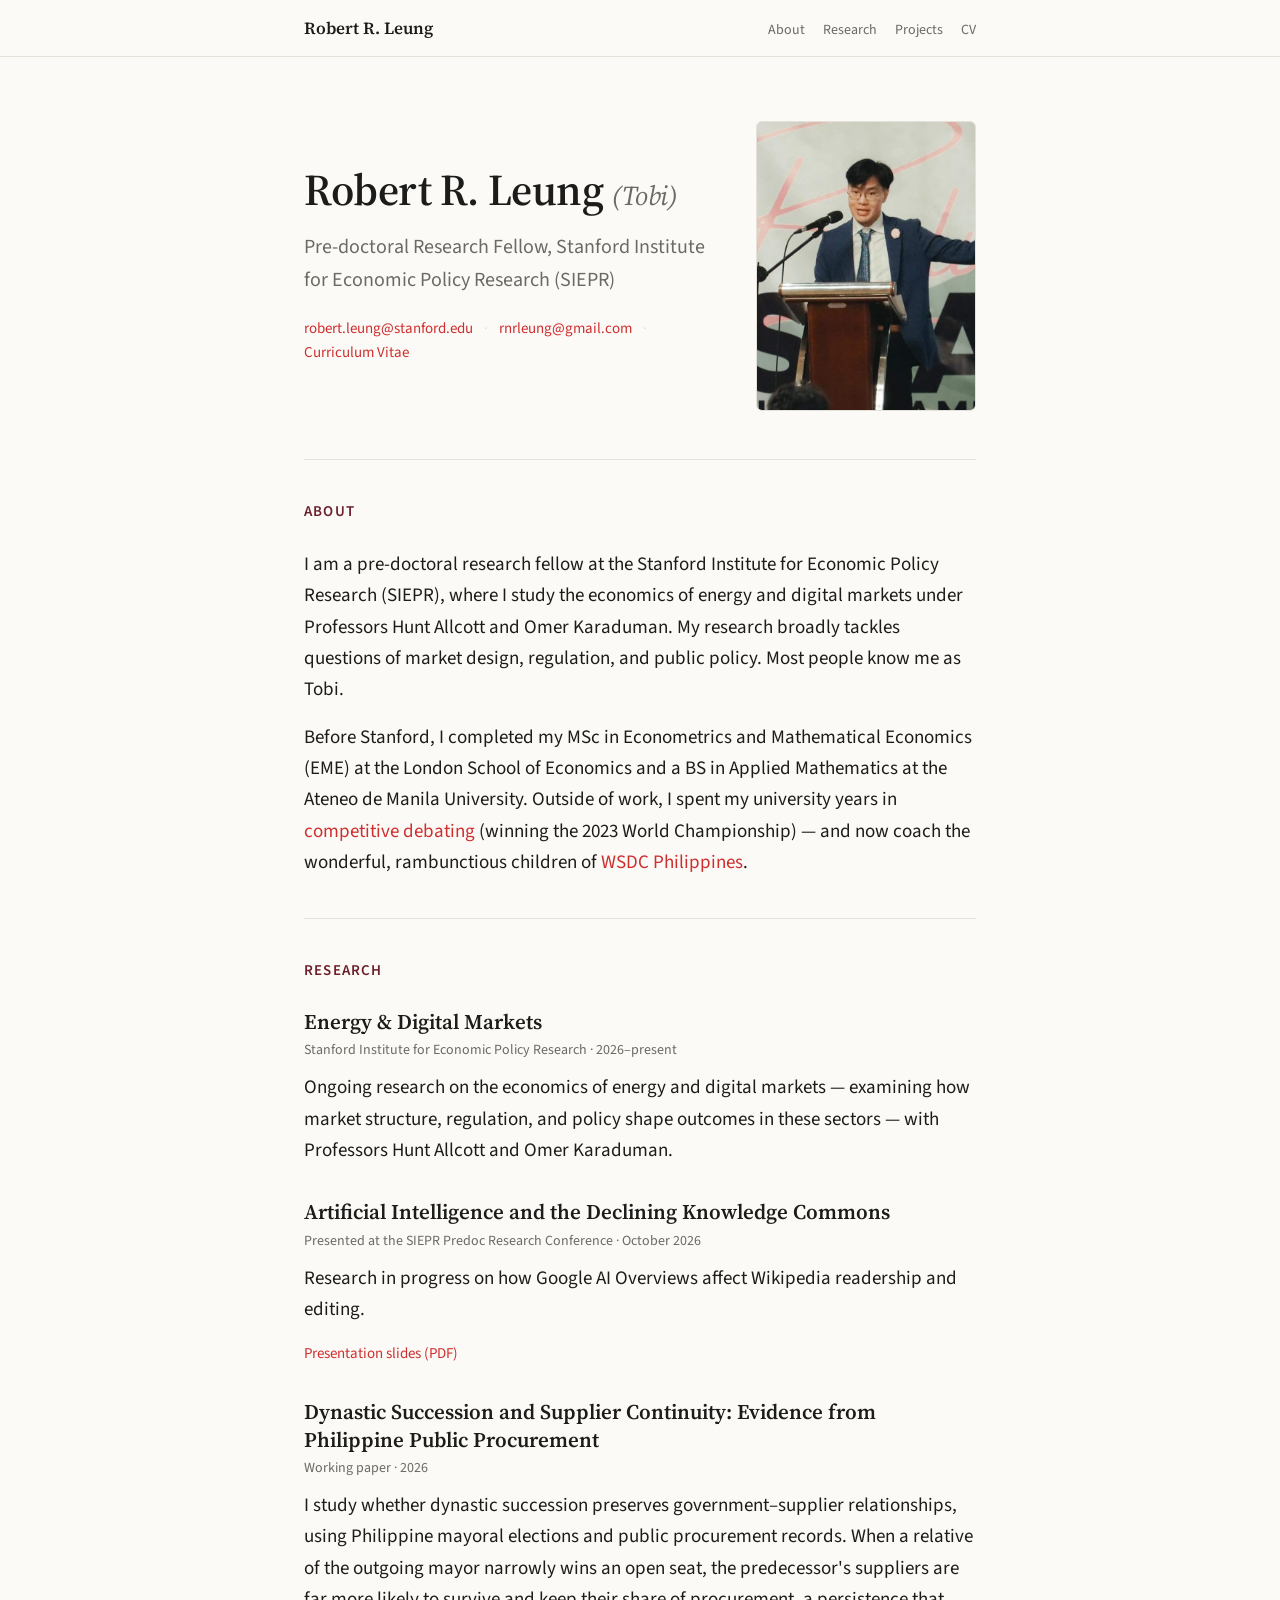
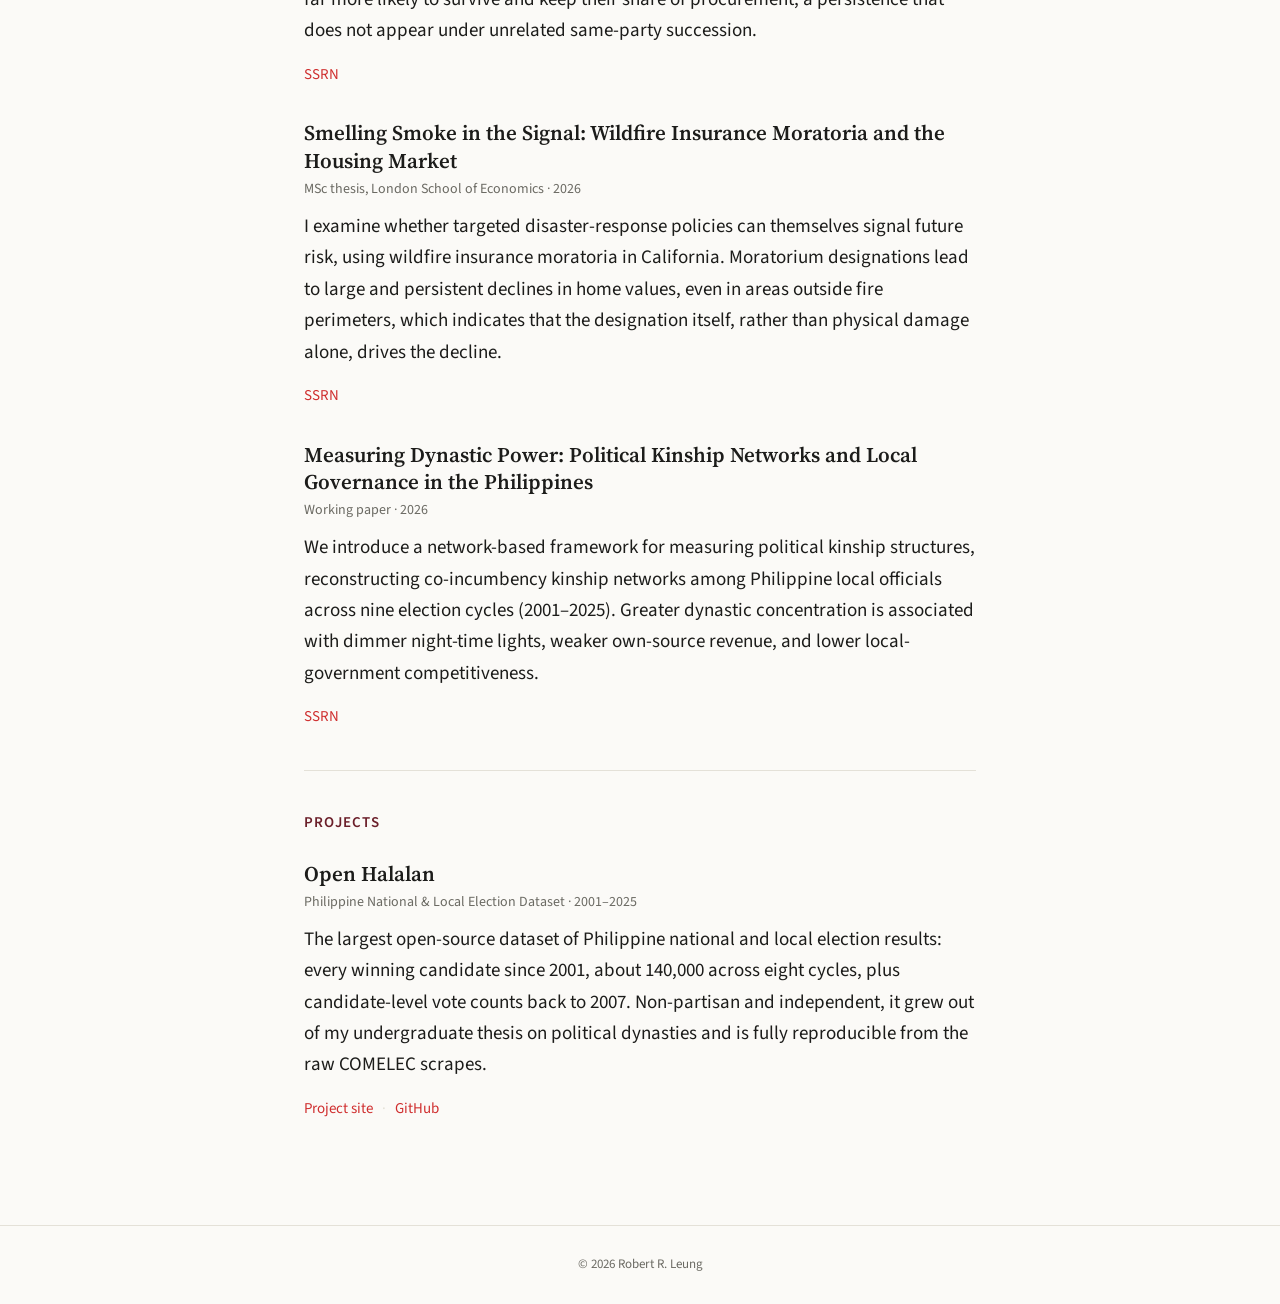
<file: index.html>
<!DOCTYPE html>
<html lang="en">
<head>
  <meta charset="UTF-8" />
  <meta name="viewport" content="width=device-width, initial-scale=1.0" />
  <title>Robert R. Leung (Tobi Leung)</title>
  <meta name="description" content="Robert (Tobi) Leung — Pre-doctoral Research Fellow at the Stanford Institute for Economic Policy Research (SIEPR), studying the economics of energy and digital markets." />
  <meta name="keywords" content="Robert Leung, Robert R. Leung, Tobi Leung, Toby Leung, SIEPR, Stanford, economics, energy economics" />
  <meta name="author" content="Robert R. Leung" />
  <link rel="preconnect" href="https://fonts.googleapis.com" />
  <link rel="preconnect" href="https://fonts.gstatic.com" crossorigin />
  <link href="https://fonts.googleapis.com/css2?family=Source+Sans+3:wght@400;500;600&amp;family=Source+Serif+4:ital,wght@0,600;1,400&amp;display=swap" rel="stylesheet" />
  <link rel="stylesheet" href="style.css" />
</head>
<body>
  <header class="site-header">
    <nav class="nav">
      <a class="nav-name" href="#top">Robert R. Leung</a>
      <div class="nav-links">
        <a href="#about">About</a>
        <a href="#research">Research</a>
        <a href="#projects">Projects</a>
        <a href="cv.pdf">CV</a>
      </div>
    </nav>
  </header>

  <main id="top">
    <!-- HERO -->
    <section class="hero">
      <div class="hero-text">
        <h1>Robert R. Leung <span class="alias">(Tobi)</span></h1>
        <p class="tagline">
          Pre-doctoral Research Fellow, Stanford Institute for Economic
          Policy Research (SIEPR)
        </p>
        <p class="contact-line">
          <a href="mailto:robert.leung@stanford.edu">robert.leung@stanford.edu</a>
          <span class="sep">·</span>
          <a href="mailto:rnrleung@gmail.com">rnrleung@gmail.com</a>
          <span class="sep">·</span>
          <a href="cv.pdf">Curriculum Vitae</a>
        </p>
      </div>
      <div class="hero-photo">
        <img class="portrait" src="photo.jpg" alt="Robert R. Leung"
             onerror="this.closest('.hero-photo').style.display='none'" />
      </div>
    </section>

    <!-- ABOUT -->
    <section id="about">
      <h2>About</h2>
      <p>
        I am a pre-doctoral research fellow at the Stanford Institute for
        Economic Policy Research (SIEPR), where I study the economics of
        energy and digital markets under Professors Hunt Allcott and Omer
        Karaduman. My research broadly tackles questions of market design,
        regulation, and public policy. Most people know me as Tobi.
      </p>
      <p>
        Before Stanford, I completed my MSc in Econometrics and Mathematical
        Economics (EME) at the London School of Economics and a BS in Applied
        Mathematics at the Ateneo de Manila University. Outside of work, I spent
        my university years in
        <a href="https://www.rappler.com/philippines/philippines-ateneo-de-manila-university-wins-world-universities-debating-championship-2023/">competitive
        debating</a> (winning the 2023 World Championship) — and now coach the
        wonderful, rambunctious children of
        <a href="https://www.facebook.com/wsdcph/">WSDC Philippines</a>.
      </p>
    </section>

    <!-- RESEARCH -->
    <section id="research">
      <h2>Research</h2>

      <article class="entry">
        <h3>Energy &amp; Digital Markets</h3>
        <p class="meta">Stanford Institute for Economic Policy Research · 2026–present</p>
        <p>
          Ongoing research on the economics of energy and digital markets —
          examining how market structure, regulation, and policy shape
          outcomes in these sectors — with Professors Hunt Allcott and Omer
          Karaduman.
        </p>
      </article>

      <article class="entry">
        <h3>Artificial Intelligence and the Declining Knowledge Commons</h3>
        <p class="meta">Presented at the SIEPR Predoc Research Conference · October 2026</p>
        <p>
          Research in progress on how Google AI Overviews affect Wikipedia
          readership and editing.
        </p>
        <p class="links">
          <a href="aio-predoc-slides.pdf">Presentation slides (PDF)</a>
        </p>
      </article>

      <article class="entry">
        <h3>
          Dynastic Succession and Supplier Continuity: Evidence from Philippine
          Public Procurement
        </h3>
        <p class="meta">Working paper · 2026</p>
        <p>
          I study whether dynastic succession preserves government–supplier
          relationships, using Philippine mayoral elections and public
          procurement records. When a relative of the outgoing mayor narrowly
          wins an open seat, the predecessor's suppliers are far more likely to
          survive and keep their share of procurement, a persistence that does
          not appear under unrelated same-party succession.
        </p>
        <p class="links">
          <a href="https://papers.ssrn.com/sol3/papers.cfm?abstract_id=7399338">SSRN</a>
        </p>
      </article>

      <article class="entry">
        <h3>
          Smelling Smoke in the Signal: Wildfire Insurance Moratoria and the
          Housing Market
        </h3>
        <p class="meta">MSc thesis, London School of Economics · 2026</p>
        <p>
          I examine whether targeted disaster-response policies can themselves
          signal future risk, using wildfire insurance moratoria in California.
          Moratorium designations lead to large and persistent declines in home
          values, even in areas outside fire perimeters, which indicates that the
          designation itself, rather than physical damage alone, drives the
          decline.
        </p>
        <p class="links">
          <a href="https://papers.ssrn.com/sol3/papers.cfm?abstract_id=7144560">SSRN</a>
        </p>
      </article>

      <article class="entry">
        <h3>
          Measuring Dynastic Power: Political Kinship Networks and Local
          Governance in the Philippines
        </h3>
        <p class="meta">Working paper · 2026</p>
        <p>
          We introduce a network-based framework for measuring political kinship
          structures, reconstructing co-incumbency kinship networks among
          Philippine local officials across nine election cycles (2001–2025).
          Greater dynastic concentration is associated with dimmer night-time
          lights, weaker own-source revenue, and lower local-government
          competitiveness.
        </p>
        <p class="links">
          <a href="https://papers.ssrn.com/sol3/papers.cfm?abstract_id=7525679">SSRN</a>
        </p>
      </article>
    </section>

    <!-- PROJECTS -->
    <section id="projects">
      <h2>Projects</h2>

      <article class="entry">
        <h3>Open Halalan</h3>
        <p class="meta">Philippine National &amp; Local Election Dataset · 2001–2025</p>
        <p>
          The largest open-source dataset of Philippine national and local
          election results: every winning candidate since 2001, about 140,000
          across eight cycles, plus candidate-level vote counts back to 2007.
          Non-partisan and independent, it grew out of my undergraduate thesis on
          political dynasties and is fully reproducible from the raw COMELEC
          scrapes.
        </p>
        <p class="links">
          <a href="https://robertrleung.github.io/OpenHalalan/">Project site</a>
          <span class="sep">·</span>
          <a href="https://github.com/RobertRLeung/OpenHalalan">GitHub</a>
        </p>
      </article>
    </section>
  </main>

  <footer class="site-footer">
    <p>&copy; <span id="year"></span> Robert R. Leung</p>
  </footer>

  <script>
    document.getElementById('year').textContent = new Date().getFullYear();
  </script>
</body>
</html>
</file>
<file: style.css>
:root {
  --bg: #fbfaf7;
  --text: #1c1c1a;
  --muted: #6b6a63;
  --accent: #6b1f2a;      /* deep burgundy — headings, section labels */
  --accent-soft: #8a3742;
  --link: #cf2e2e;        /* vibrant red — clickable links */
  --link-hover: #a81f1f;
  --rule: #e4e1d8;
  --max: 720px;
  --serif: "Source Serif 4", Georgia, "Times New Roman", serif;
  --sans: "Source Sans 3", -apple-system, BlinkMacSystemFont, "Segoe UI", sans-serif;
}

* { box-sizing: border-box; }

html { scroll-behavior: smooth; }

body {
  margin: 0;
  background: var(--bg);
  color: var(--text);
  font-family: var(--sans);
  font-size: 19px;
  line-height: 1.65;
  -webkit-font-smoothing: antialiased;
  text-rendering: optimizeLegibility;
}

a {
  color: var(--link);
  text-decoration: none;
  border-bottom: 1px solid transparent;
  transition: border-color 0.15s ease, color 0.15s ease;
}
a:hover { color: var(--link-hover); border-bottom-color: var(--link-hover); }

/* HEADER / NAV */
.site-header {
  position: sticky;
  top: 0;
  background: rgba(251, 250, 247, 0.9);
  backdrop-filter: saturate(180%) blur(8px);
  border-bottom: 1px solid var(--rule);
  z-index: 10;
}
.nav {
  max-width: var(--max);
  margin: 0 auto;
  padding: 14px 24px;
  display: flex;
  align-items: baseline;
  justify-content: space-between;
  gap: 16px;
  flex-wrap: wrap;
}
.nav-name {
  font-family: var(--serif);
  font-weight: 600;
  font-size: 17px;
  color: var(--text);
  border: none;
}
.nav-links {
  display: flex;
  gap: 18px;
  font-family: var(--sans);
  font-size: 14px;
}
.nav-links a { color: var(--muted); border: none; }
.nav-links a:hover { color: var(--link); }

/* LAYOUT */
main {
  max-width: var(--max);
  margin: 0 auto;
  padding: 0 24px 64px;
}

section { padding: 40px 0; border-top: 1px solid var(--rule); }
section:first-of-type { border-top: none; }

/* HERO */
.hero {
  padding-top: 64px;
  padding-bottom: 48px;
  border-top: none;
  display: flex;
  align-items: center;
  gap: 40px;
}
.hero-text { flex: 1 1 auto; min-width: 0; }
.hero-photo { flex: 0 0 auto; }
.portrait {
  display: block;
  width: 220px;
  height: 290px;
  object-fit: cover;
  object-position: center 20%;
  border-radius: 6px;
  background: #ece9e1;
  border: 1px solid var(--rule);
}
.hero h1 {
  font-family: var(--serif);
  font-size: 44px;
  line-height: 1.1;
  font-weight: 600;
  letter-spacing: -0.01em;
  margin: 0 0 16px;
}
.hero h1 .alias {
  font-weight: 400;
  font-style: italic;
  color: var(--muted);
  font-size: 0.62em;
}
.tagline {
  font-size: 20px;
  color: var(--muted);
  margin: 0 0 20px;
  max-width: 40em;
}
.contact-line {
  font-family: var(--sans);
  font-size: 15px;
  color: var(--muted);
  margin: 0;
}
.contact-line .sep { margin: 0 8px; color: var(--rule); }

/* HEADINGS */
h2 {
  font-size: 15px;
  font-family: var(--sans);
  font-weight: 600;
  text-transform: uppercase;
  letter-spacing: 0.08em;
  color: var(--accent);
  margin: 0 0 24px;
}
h3 {
  font-family: var(--serif);
  font-size: 21px;
  font-weight: 600;
  line-height: 1.3;
  margin: 0 0 4px;
}

p { margin: 0 0 16px; }
p:last-child { margin-bottom: 0; }

/* ENTRIES */
.entry { margin-bottom: 32px; }
.entry:last-child { margin-bottom: 0; }
.meta {
  font-family: var(--sans);
  font-size: 14px;
  color: var(--muted);
  margin: 0 0 10px;
}
.links { font-family: var(--sans); font-size: 15px; }
.links .sep { margin: 0 6px; color: var(--rule); }

/* HONORS LIST */
.honors-list { margin: 0; padding: 0; list-style: none; }
.honors-list li {
  position: relative;
  padding-left: 22px;
  margin-bottom: 18px;
}
.honors-list li:last-child { margin-bottom: 0; }
.honors-list li::before {
  content: "";
  position: absolute;
  left: 0;
  top: 0.72em;
  width: 6px;
  height: 6px;
  background: var(--accent);
  border-radius: 50%;
}

/* FOOTER */
.site-footer {
  border-top: 1px solid var(--rule);
  padding: 28px 24px;
  text-align: center;
}
.site-footer p {
  max-width: var(--max);
  margin: 0 auto;
  font-family: var(--sans);
  font-size: 13px;
  color: var(--muted);
}

/* RESPONSIVE */
@media (max-width: 600px) {
  body { font-size: 18px; }
  .hero { flex-direction: column-reverse; align-items: flex-start; gap: 24px; }
  .portrait { width: 160px; height: 210px; }
  .hero h1 { font-size: 34px; }
  .tagline { font-size: 18px; }
  .nav { padding: 12px 20px; }
  main { padding: 0 20px 48px; }
  .contact-line .sep { display: block; height: 0; margin: 4px 0; visibility: hidden; }
}
</file>
